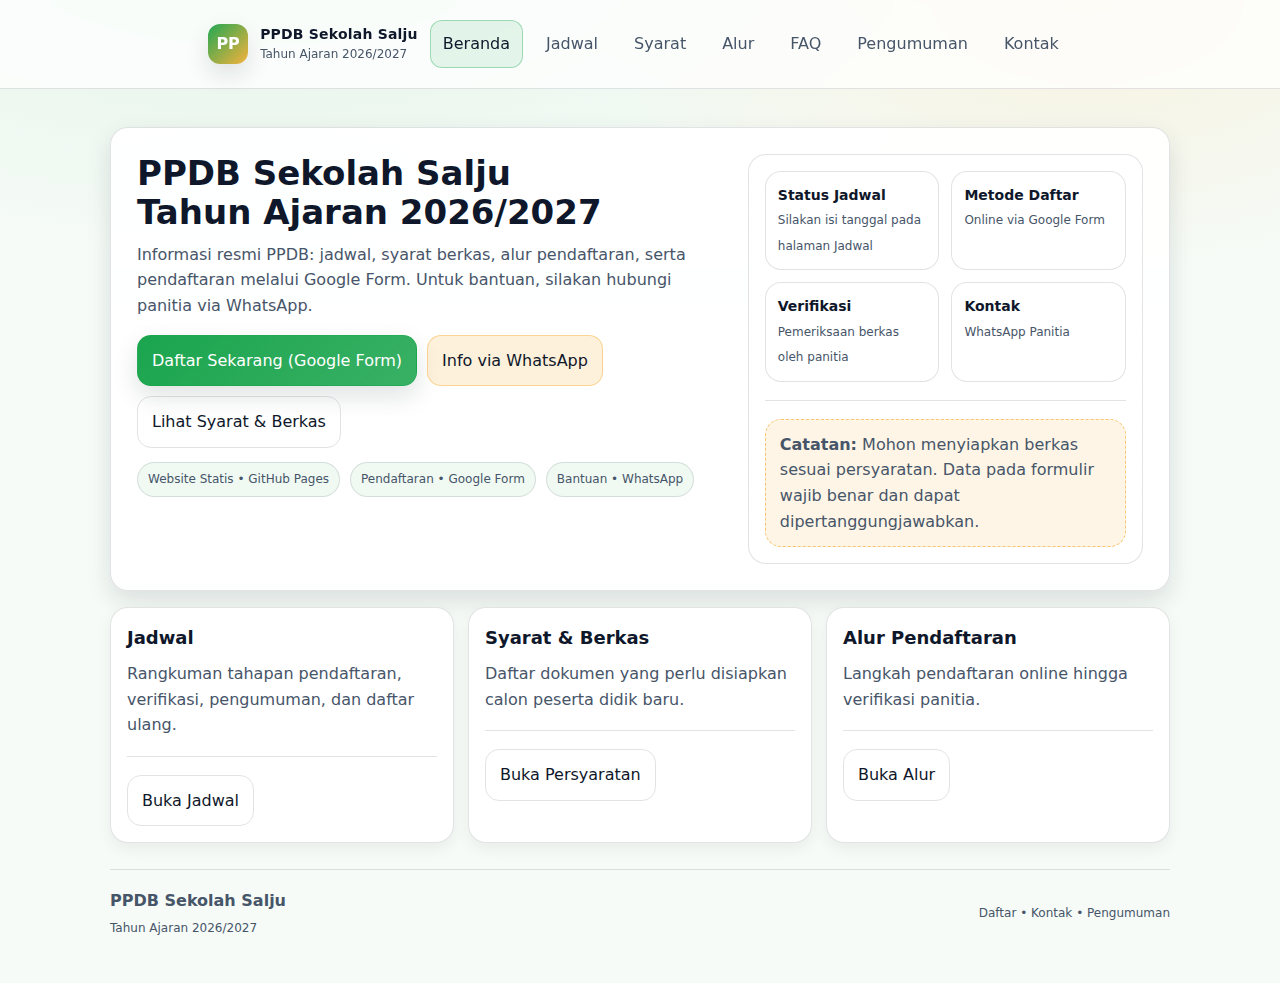
<file: index.html>
<!doctype html>
<html lang="id">
<head>
  <meta charset="utf-8" />
  <meta name="viewport" content="width=device-width, initial-scale=1" />
  <title>PPDB Sekolah Salju — TA 2026/2027</title>
  <meta name="description" content="Website resmi PPDB Sekolah Salju Tahun Ajaran 2026/2027: jadwal, syarat, alur, pendaftaran via Google Form, dan informasi via WhatsApp." />
  <meta property="og:title" content="PPDB Sekolah Salju — TA 2026/2027" />
  <meta property="og:description" content="Info PPDB: jadwal, syarat, alur, pendaftaran (Google Form), dan kontak panitia (WA)." />
  <meta property="og:type" content="website" />
  <link rel="stylesheet" href="assets/css/style.css" />
</head>
<body>
  <div class="nav">
    <div class="container" style="display:flex;align-items:center;justify-content:space-between;gap:12px;">
      <a class="brand" href="index.html" aria-label="Beranda PPDB">
        <div class="logo">PP</div>
        <div class="title">
          <b>PPDB Sekolah Salju</b>
          <span>Tahun Ajaran 2026/2027</span>
        </div>
      </a>

      <nav class="menu" aria-label="Navigasi">
        <a data-nav href="index.html">Beranda</a>
        <a data-nav href="jadwal.html">Jadwal</a>
        <a data-nav href="syarat.html">Syarat</a>
        <a data-nav href="alur.html">Alur</a>
        <a data-nav href="faq.html">FAQ</a>
        <a data-nav href="pengumuman.html">Pengumuman</a>
        <a data-nav href="kontak.html">Kontak</a>
      </nav>
    </div>
  </div>

  <main class="container">
    <section class="hero">
      <div>
        <h1>PPDB Sekolah Salju<br/>Tahun Ajaran 2026/2027</h1>
        <p>
          Informasi resmi PPDB: jadwal, syarat berkas, alur pendaftaran, serta pendaftaran melalui Google Form.
          Untuk bantuan, silakan hubungi panitia via WhatsApp.
        </p>

        <div class="actions">
          <a class="btn primary" href="daftar.html">Daftar Sekarang (Google Form)</a>
          <a class="btn secondary" href="kontak.html">Info via WhatsApp</a>
          <a class="btn ghost" href="syarat.html">Lihat Syarat & Berkas</a>
        </div>

        <div class="badges">
          <span class="badge">Website Statis • GitHub Pages</span>
          <span class="badge">Pendaftaran • Google Form</span>
          <span class="badge">Bantuan • WhatsApp</span>
        </div>
      </div>

      <aside class="panel">
        <div class="kpi">
          <div class="box"><b>Status Jadwal</b><span>Silakan isi tanggal pada halaman Jadwal</span></div>
          <div class="box"><b>Metode Daftar</b><span>Online via Google Form</span></div>
          <div class="box"><b>Verifikasi</b><span>Pemeriksaan berkas oleh panitia</span></div>
          <div class="box"><b>Kontak</b><span>WhatsApp Panitia</span></div>
        </div>

        <hr class="sep" />

        <div class="notice">
          <b>Catatan:</b> Mohon menyiapkan berkas sesuai persyaratan. Data pada formulir wajib benar dan dapat dipertanggungjawabkan.
        </div>
      </aside>
    </section>

    <section class="grid">
      <div class="card">
        <h2>Jadwal</h2>
        <p>Rangkuman tahapan pendaftaran, verifikasi, pengumuman, dan daftar ulang.</p>
        <hr class="sep" />
        <a class="btn ghost" href="jadwal.html">Buka Jadwal</a>
      </div>

      <div class="card">
        <h2>Syarat & Berkas</h2>
        <p>Daftar dokumen yang perlu disiapkan calon peserta didik baru.</p>
        <hr class="sep" />
        <a class="btn ghost" href="syarat.html">Buka Persyaratan</a>
      </div>

      <div class="card">
        <h2>Alur Pendaftaran</h2>
        <p>Langkah pendaftaran online hingga verifikasi panitia.</p>
        <hr class="sep" />
        <a class="btn ghost" href="alur.html">Buka Alur</a>
      </div>
    </section>

    <footer class="footer">
      <div>
        <b>PPDB Sekolah Salju</b><br/>
        <span class="small">Tahun Ajaran 2026/2027</span>
      </div>
      <div class="small">
        <a href="daftar.html">Daftar</a> •
        <a href="kontak.html">Kontak</a> •
        <a href="pengumuman.html">Pengumuman</a>
      </div>
    </footer>
  </main>

  <script defer src="assets/js/main.js"></script>
</body>
</html>
</file>
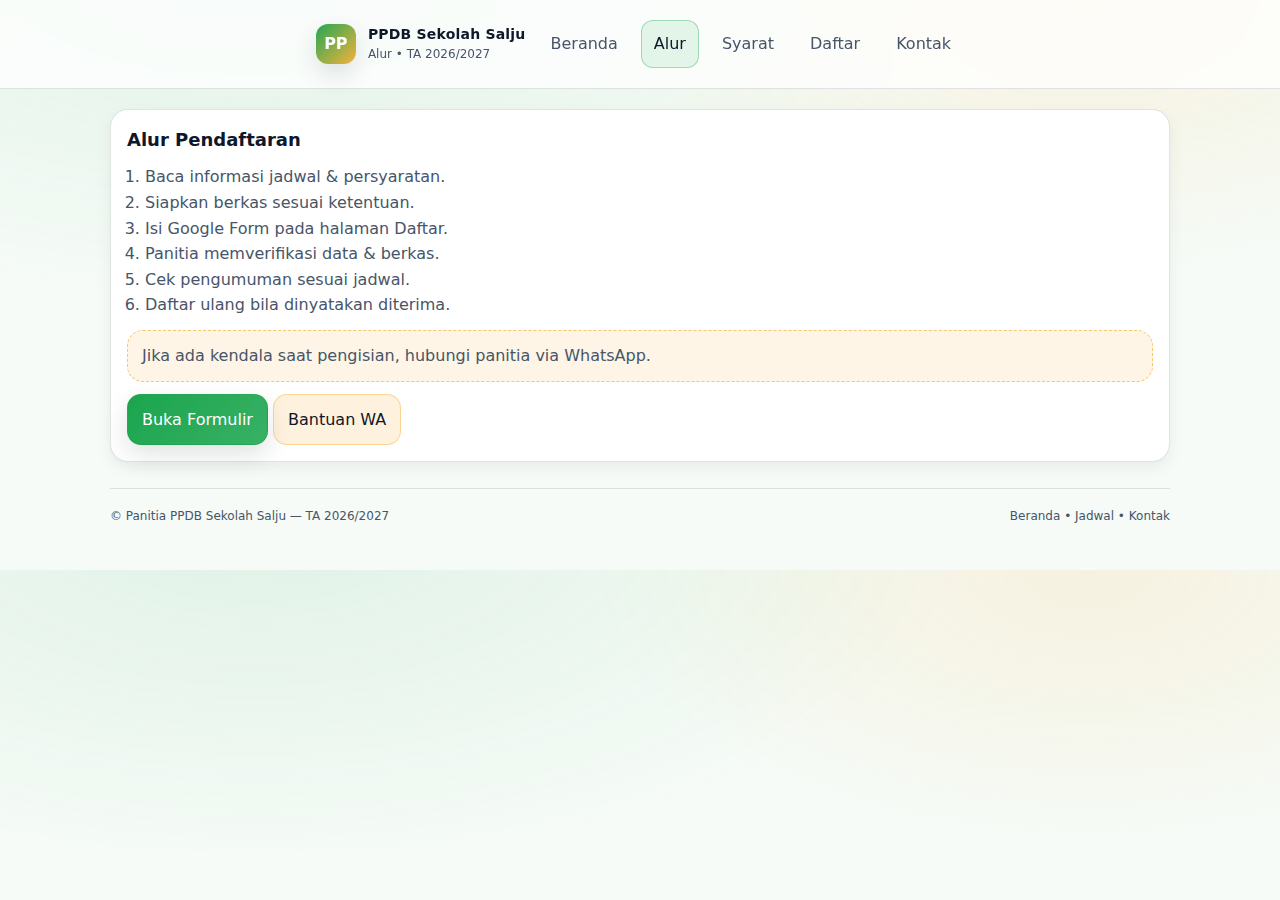
<file: alur.html>
<!doctype html>
<html lang="id">
<head>
  <meta charset="utf-8" />
  <meta name="viewport" content="width=device-width, initial-scale=1" />
  <title>Alur — PPDB Sekolah Salju TA 2026/2027</title>
  <meta name="description" content="Alur pendaftaran PPDB Sekolah Salju TA 2026/2027." />
  <link rel="stylesheet" href="assets/css/style.css" />
</head>
<body>
  <div class="nav">
    <div class="container" style="display:flex;align-items:center;justify-content:space-between;gap:12px;">
      <a class="brand" href="index.html">
        <div class="logo">PP</div>
        <div class="title"><b>PPDB Sekolah Salju</b><span>Alur • TA 2026/2027</span></div>
      </a>
      <nav class="menu">
        <a data-nav href="index.html">Beranda</a>
        <a data-nav href="alur.html">Alur</a>
        <a data-nav href="syarat.html">Syarat</a>
        <a data-nav href="daftar.html">Daftar</a>
        <a data-nav href="kontak.html">Kontak</a>
      </nav>
    </div>
  </div>

  <main class="container">
    <section class="card">
      <h2>Alur Pendaftaran</h2>
      <ol>
        <li>Baca informasi jadwal & persyaratan.</li>
        <li>Siapkan berkas sesuai ketentuan.</li>
        <li>Isi Google Form pada halaman Daftar.</li>
        <li>Panitia memverifikasi data & berkas.</li>
        <li>Cek pengumuman sesuai jadwal.</li>
        <li>Daftar ulang bila dinyatakan diterima.</li>
      </ol>

      <div class="notice" style="margin-top:12px;">
        Jika ada kendala saat pengisian, hubungi panitia via WhatsApp.
      </div>

      <div class="actions" style="margin-top:12px;">
        <a class="btn primary" href="daftar.html">Buka Formulir</a>
        <a class="btn secondary" href="https://wa.me/628XXXXXXXXXXX?text=Halo%20Panitia%20PPDB%20Sekolah%20Salju%2C%20saya%20butuh%20bantuan%20alur%20PPDB%20TA%202026%2F2027." target="_blank" rel="noopener">Bantuan WA</a>
      </div>
    </section>

    <footer class="footer">
      <div class="small">© Panitia PPDB Sekolah Salju — TA 2026/2027</div>
      <div class="small"><a href="index.html">Beranda</a> • <a href="jadwal.html">Jadwal</a> • <a href="kontak.html">Kontak</a></div>
    </footer>
  </main>

  <script defer src="assets/js/main.js"></script>
</body>
</html>
</file>
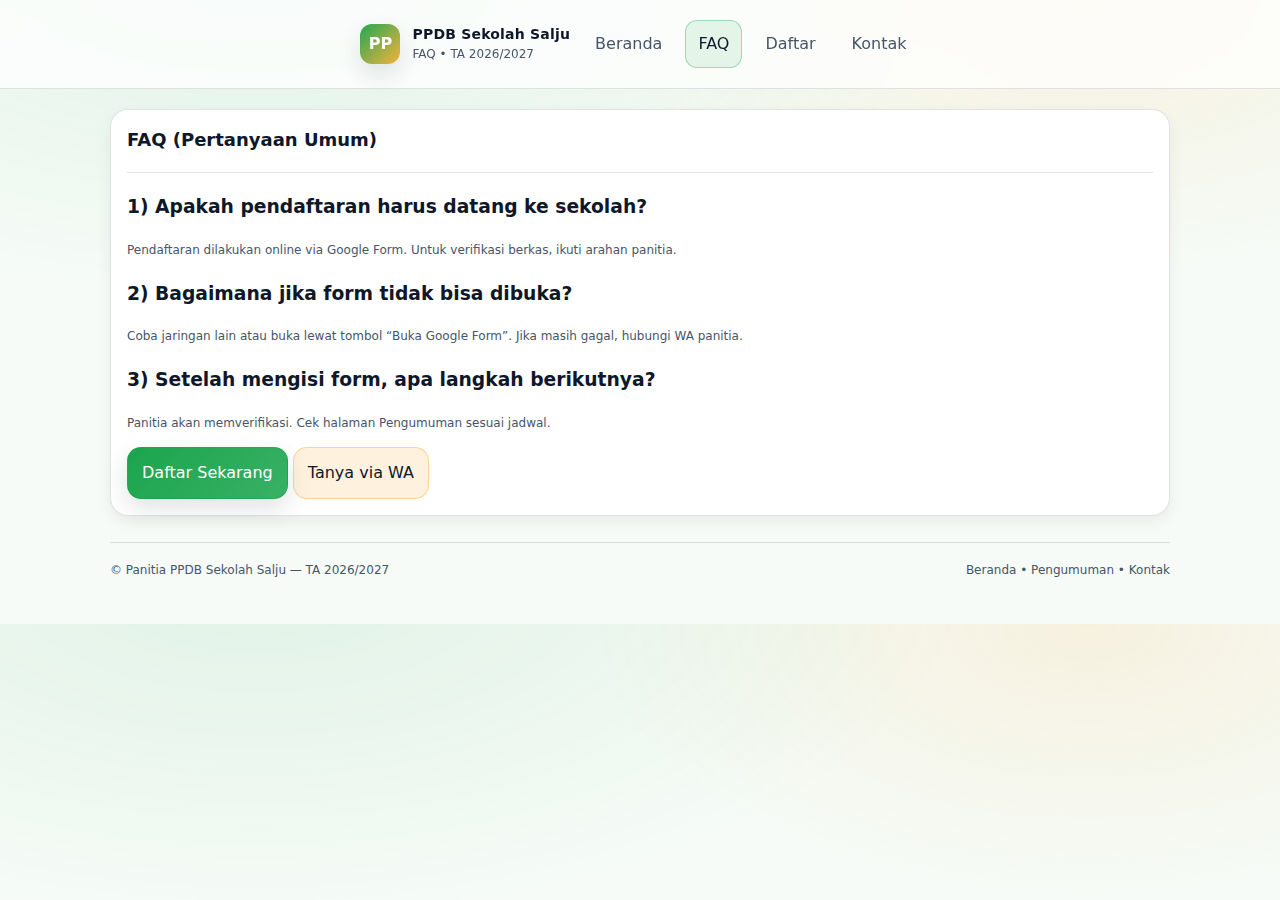
<file: faq.html>
<!doctype html>
<html lang="id">
<head>
  <meta charset="utf-8" />
  <meta name="viewport" content="width=device-width, initial-scale=1" />
  <title>FAQ — PPDB Sekolah Salju TA 2026/2027</title>
  <meta name="description" content="FAQ PPDB Sekolah Salju TA 2026/2027." />
  <link rel="stylesheet" href="assets/css/style.css" />
</head>
<body>
  <div class="nav">
    <div class="container" style="display:flex;align-items:center;justify-content:space-between;gap:12px;">
      <a class="brand" href="index.html">
        <div class="logo">PP</div>
        <div class="title"><b>PPDB Sekolah Salju</b><span>FAQ • TA 2026/2027</span></div>
      </a>
      <nav class="menu">
        <a data-nav href="index.html">Beranda</a>
        <a data-nav href="faq.html">FAQ</a>
        <a data-nav href="daftar.html">Daftar</a>
        <a data-nav href="kontak.html">Kontak</a>
      </nav>
    </div>
  </div>

  <main class="container">
    <section class="card">
      <h2>FAQ (Pertanyaan Umum)</h2>
      <hr class="sep" />

      <h3>1) Apakah pendaftaran harus datang ke sekolah?</h3>
      <p class="small">Pendaftaran dilakukan online via Google Form. Untuk verifikasi berkas, ikuti arahan panitia.</p>

      <h3>2) Bagaimana jika form tidak bisa dibuka?</h3>
      <p class="small">Coba jaringan lain atau buka lewat tombol “Buka Google Form”. Jika masih gagal, hubungi WA panitia.</p>

      <h3>3) Setelah mengisi form, apa langkah berikutnya?</h3>
      <p class="small">Panitia akan memverifikasi. Cek halaman Pengumuman sesuai jadwal.</p>

      <div class="actions" style="margin-top:14px;">
        <a class="btn primary" href="daftar.html">Daftar Sekarang</a>
        <a class="btn secondary" href="https://wa.me/628XXXXXXXXXXX?text=Halo%20Panitia%20PPDB%20Sekolah%20Salju%2C%20saya%20ingin%20bertanya%20tentang%20FAQ%20PPDB%20TA%202026%2F2027." target="_blank" rel="noopener">Tanya via WA</a>
      </div>
    </section>

    <footer class="footer">
      <div class="small">© Panitia PPDB Sekolah Salju — TA 2026/2027</div>
      <div class="small"><a href="index.html">Beranda</a> • <a href="pengumuman.html">Pengumuman</a> • <a href="kontak.html">Kontak</a></div>
    </footer>
  </main>

  <script defer src="assets/js/main.js"></script>
</body>
</html>
</file>
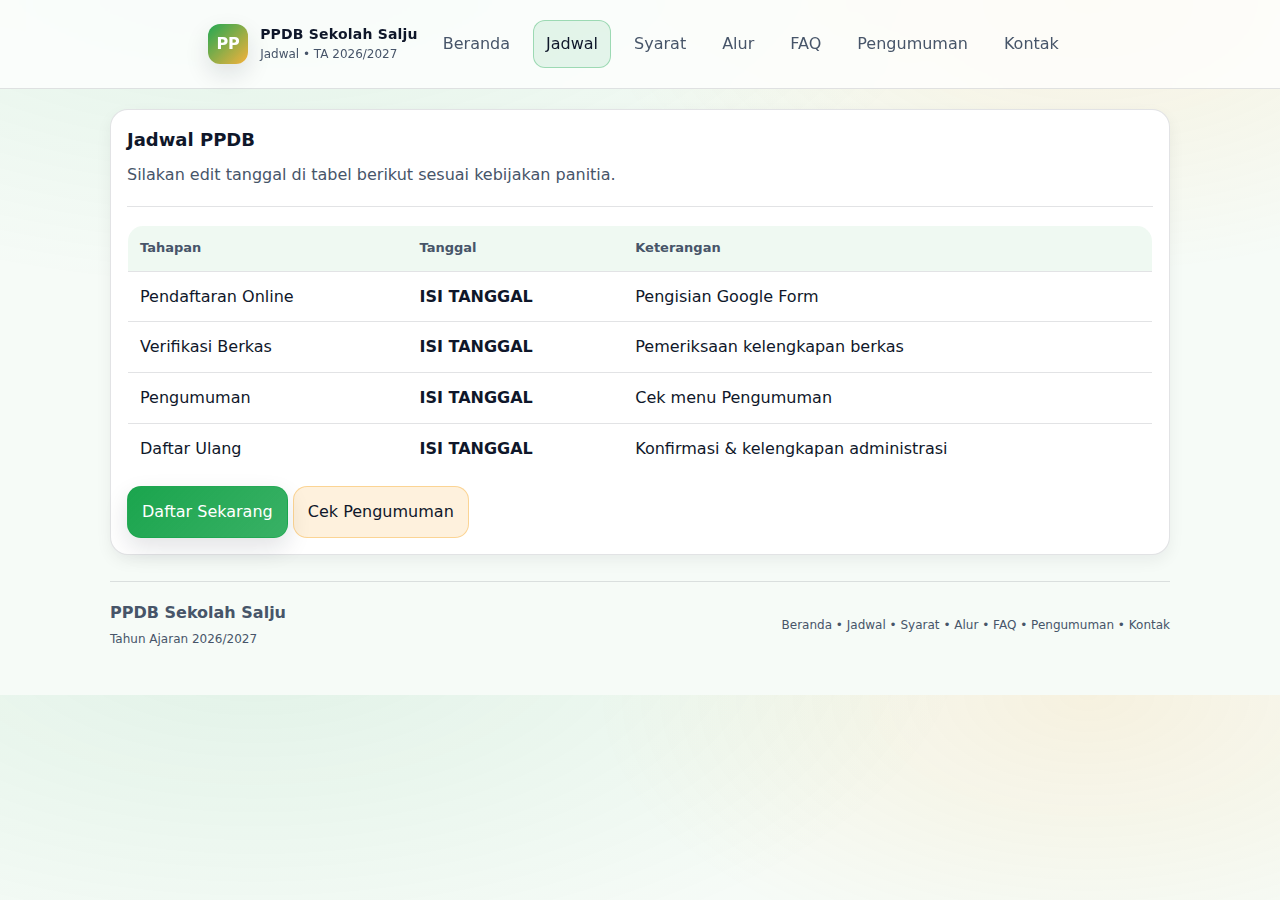
<file: jadwal.html>
<!doctype html>
<html lang="id">

<head>
  <meta charset="utf-8" />
  <meta name="viewport" content="width=device-width, initial-scale=1" />
  <title>Jadwal — PPDB Sekolah Salju TA 2026/2027</title>
  <meta name="description" content="Jadwal tahapan PPDB Sekolah Salju TA 2026/2027." />
  <link rel="stylesheet" href="assets/css/style.css" />
</head>

<body>
  <div class="nav">
    <div class="container" style="display:flex;align-items:center;justify-content:space-between;gap:12px;">
      <a class="brand" href="index.html">
        <div class="logo">PP</div>
        <div class="title"><b>PPDB Sekolah Salju</b><span>Jadwal • TA 2026/2027</span></div>
      </a>
      <nav class="menu">
        <a data-nav href="index.html">Beranda</a>
        <a data-nav href="jadwal.html">Jadwal</a>
        <a data-nav href="syarat.html">Syarat</a>
        <a data-nav href="alur.html">Alur</a>
        <a data-nav href="faq.html">FAQ</a>
        <a data-nav href="pengumuman.html">Pengumuman</a>
        <a data-nav href="kontak.html">Kontak</a>
      </nav>

    </div>
  </div>

  <main class="container">
    <section class="card">
      <h2>Jadwal PPDB</h2>
      <p>Silakan edit tanggal di tabel berikut sesuai kebijakan panitia.</p>

      <hr class="sep" />

      <table class="table">
        <thead>
          <tr>
            <th>Tahapan</th>
            <th>Tanggal</th>
            <th>Keterangan</th>
          </tr>
        </thead>
        <tbody>
          <tr>
            <td>Pendaftaran Online</td>
            <td><b>ISI TANGGAL</b></td>
            <td>Pengisian Google Form</td>
          </tr>
          <tr>
            <td>Verifikasi Berkas</td>
            <td><b>ISI TANGGAL</b></td>
            <td>Pemeriksaan kelengkapan berkas</td>
          </tr>
          <tr>
            <td>Pengumuman</td>
            <td><b>ISI TANGGAL</b></td>
            <td>Cek menu Pengumuman</td>
          </tr>
          <tr>
            <td>Daftar Ulang</td>
            <td><b>ISI TANGGAL</b></td>
            <td>Konfirmasi & kelengkapan administrasi</td>
          </tr>
        </tbody>
      </table>

      <div class="actions" style="margin-top:12px;">
        <a class="btn primary" href="daftar.html">Daftar Sekarang</a>
        <a class="btn secondary" href="pengumuman.html">Cek Pengumuman</a>
      </div>
    </section>

    <footer class="footer">
      <div>
        <b>PPDB Sekolah Salju</b><br />
        <span class="small">Tahun Ajaran 2026/2027</span>
      </div>

      <div class="small">
        <a href="index.html">Beranda</a> •
        <a href="jadwal.html">Jadwal</a> •
        <a href="syarat.html">Syarat</a> •
        <a href="alur.html">Alur</a> •
        <a href="faq.html">FAQ</a> •
        <a href="pengumuman.html">Pengumuman</a> •
        <a href="kontak.html">Kontak</a>
      </div>
    </footer>

  </main>

  <script defer src="assets/js/main.js"></script>
</body>

</html>
</file>
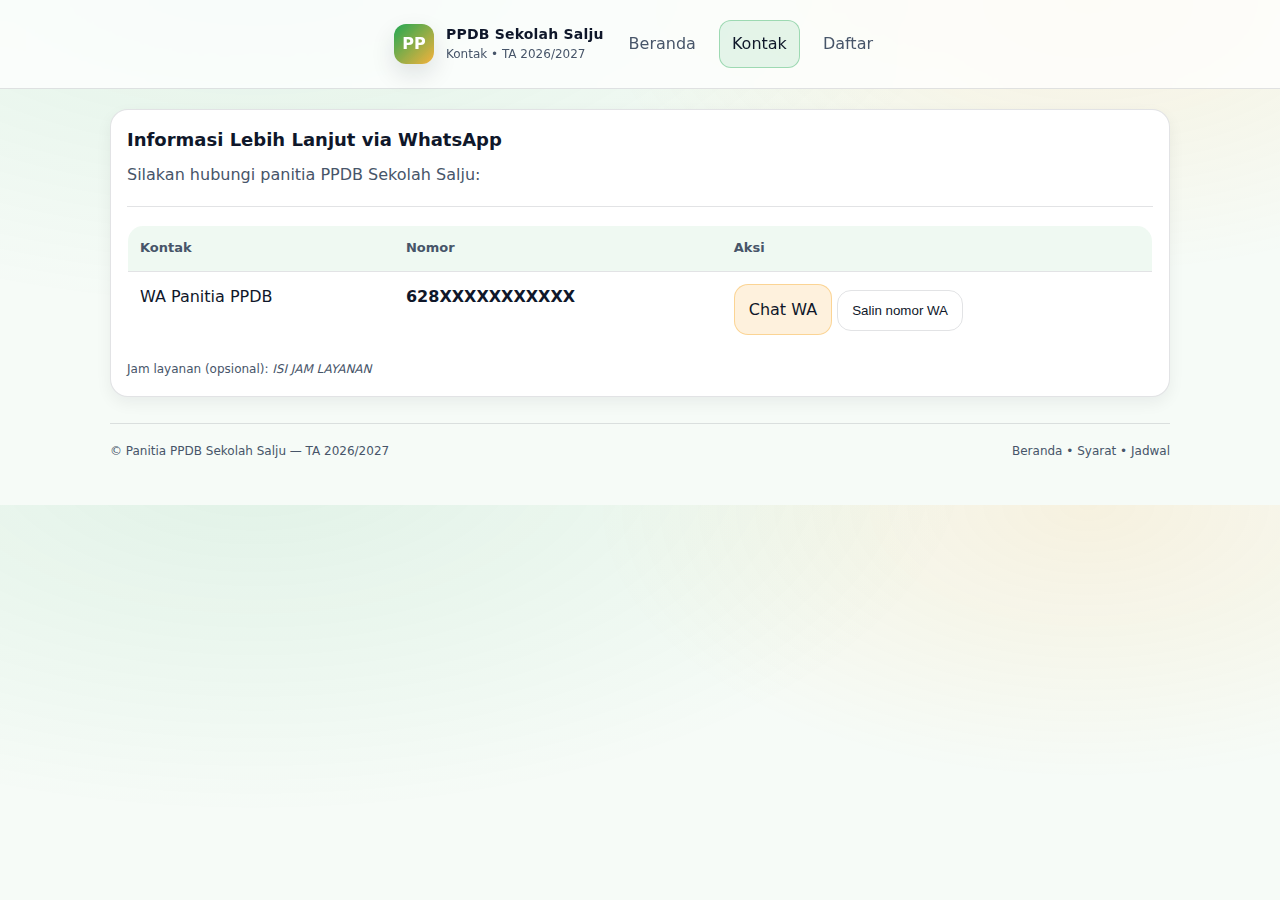
<file: kontak.html>
<!doctype html>
<html lang="id">
<head>
  <meta charset="utf-8" />
  <meta name="viewport" content="width=device-width, initial-scale=1" />
  <title>Kontak — PPDB Sekolah Salju TA 2026/2027</title>
  <meta name="description" content="Kontak Panitia PPDB Sekolah Salju TA 2026/2027 via WhatsApp." />
  <link rel="stylesheet" href="assets/css/style.css" />
</head>
<body>
  <div class="nav">
    <div class="container" style="display:flex;align-items:center;justify-content:space-between;gap:12px;">
      <a class="brand" href="index.html">
        <div class="logo">PP</div>
        <div class="title"><b>PPDB Sekolah Salju</b><span>Kontak • TA 2026/2027</span></div>
      </a>
      <nav class="menu">
        <a data-nav href="index.html">Beranda</a>
        <a data-nav href="kontak.html">Kontak</a>
        <a data-nav href="daftar.html">Daftar</a>
      </nav>
    </div>
  </div>

  <main class="container">
    <section class="card">
      <h2>Informasi Lebih Lanjut via WhatsApp</h2>
      <p>Silakan hubungi panitia PPDB Sekolah Salju:</p>

      <hr class="sep" />

      <table class="table">
        <thead>
          <tr><th>Kontak</th><th>Nomor</th><th>Aksi</th></tr>
        </thead>
        <tbody>
          <tr>
            <td>WA Panitia PPDB</td>
            <td><b>628XXXXXXXXXXX</b></td>
            <td>
              <a class="btn secondary" href="https://wa.me/628XXXXXXXXXXX?text=Halo%20Panitia%20PPDB%20Sekolah%20Salju%2C%20saya%20ingin%20bertanya%20tentang%20PPDB%20TA%202026%2F2027." target="_blank" rel="noopener">Chat WA</a>
              <button class="btn ghost" type="button" data-copy-wa="628XXXXXXXXXXX">Salin nomor WA</button>
            </td>
          </tr>
        </tbody>
      </table>

      <p class="small" style="margin-top:12px;">Jam layanan (opsional): <i>ISI JAM LAYANAN</i></p>
    </section>

    <footer class="footer">
      <div class="small">© Panitia PPDB Sekolah Salju — TA 2026/2027</div>
      <div class="small"><a href="index.html">Beranda</a> • <a href="syarat.html">Syarat</a> • <a href="jadwal.html">Jadwal</a></div>
    </footer>
  </main>

  <script defer src="assets/js/main.js"></script>
</body>
</html>
</file>
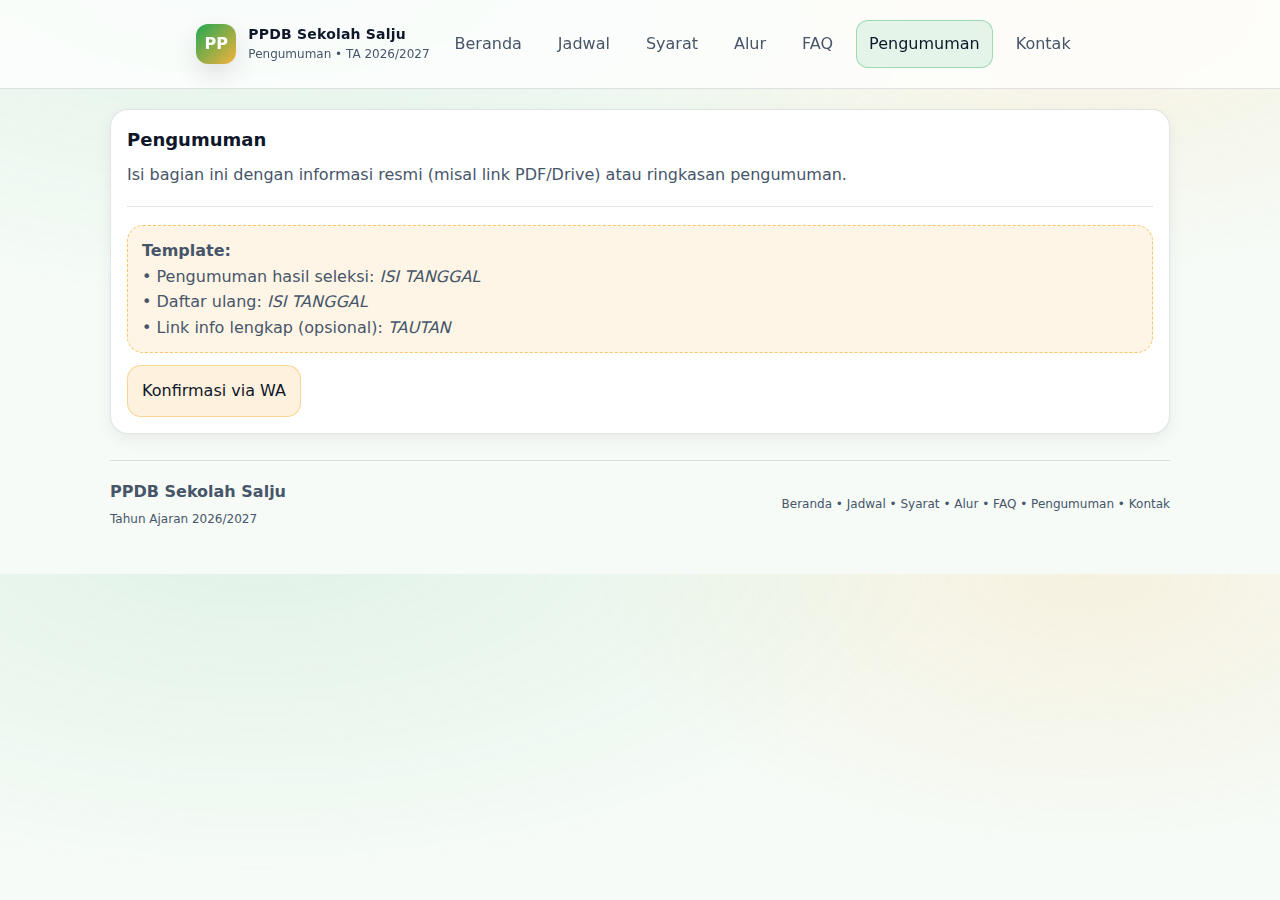
<file: pengumuman.html>
<!doctype html>
<html lang="id">

<head>
  <meta charset="utf-8" />
  <meta name="viewport" content="width=device-width, initial-scale=1" />
  <title>Pengumuman — PPDB Sekolah Salju TA 2026/2027</title>
  <meta name="description" content="Pengumuman PPDB Sekolah Salju TA 2026/2027." />
  <link rel="stylesheet" href="assets/css/style.css" />
</head>

<body>
  <div class="nav">
    <div class="container" style="display:flex;align-items:center;justify-content:space-between;gap:12px;">
      <a class="brand" href="index.html">
        <div class="logo">PP</div>
        <div class="title"><b>PPDB Sekolah Salju</b><span>Pengumuman • TA 2026/2027</span></div>
      </a>
      <nav class="menu">
        <a data-nav href="index.html">Beranda</a>
        <a data-nav href="jadwal.html">Jadwal</a>
        <a data-nav href="syarat.html">Syarat</a>
        <a data-nav href="alur.html">Alur</a>
        <a data-nav href="faq.html">FAQ</a>
        <a data-nav href="pengumuman.html">Pengumuman</a>
        <a data-nav href="kontak.html">Kontak</a>
      </nav>

    </div>
  </div>

  <main class="container">
    <section class="card">
      <h2>Pengumuman</h2>
      <p>Isi bagian ini dengan informasi resmi (misal link PDF/Drive) atau ringkasan pengumuman.</p>

      <hr class="sep" />

      <div class="notice">
        <b>Template:</b><br />
        • Pengumuman hasil seleksi: <i>ISI TANGGAL</i><br />
        • Daftar ulang: <i>ISI TANGGAL</i><br />
        • Link info lengkap (opsional): <i>TAUTAN</i>
      </div>

      <div class="actions" style="margin-top:12px;">
        <a class="btn secondary"
          href="https://wa.me/628XXXXXXXXXXX?text=Halo%20Panitia%20PPDB%20Sekolah%20Salju%2C%20saya%20ingin%20konfirmasi%20pengumuman%20PPDB%20TA%202026%2F2027."
          target="_blank" rel="noopener">Konfirmasi via WA</a>
      </div>
    </section>

    <footer class="footer">
      <div>
        <b>PPDB Sekolah Salju</b><br />
        <span class="small">Tahun Ajaran 2026/2027</span>
      </div>

      <div class="small">
        <a href="index.html">Beranda</a> •
        <a href="jadwal.html">Jadwal</a> •
        <a href="syarat.html">Syarat</a> •
        <a href="alur.html">Alur</a> •
        <a href="faq.html">FAQ</a> •
        <a href="pengumuman.html">Pengumuman</a> •
        <a href="kontak.html">Kontak</a>
      </div>
    </footer>

  </main>

  <script defer src="assets/js/main.js"></script>
</body>

</html>
</file>
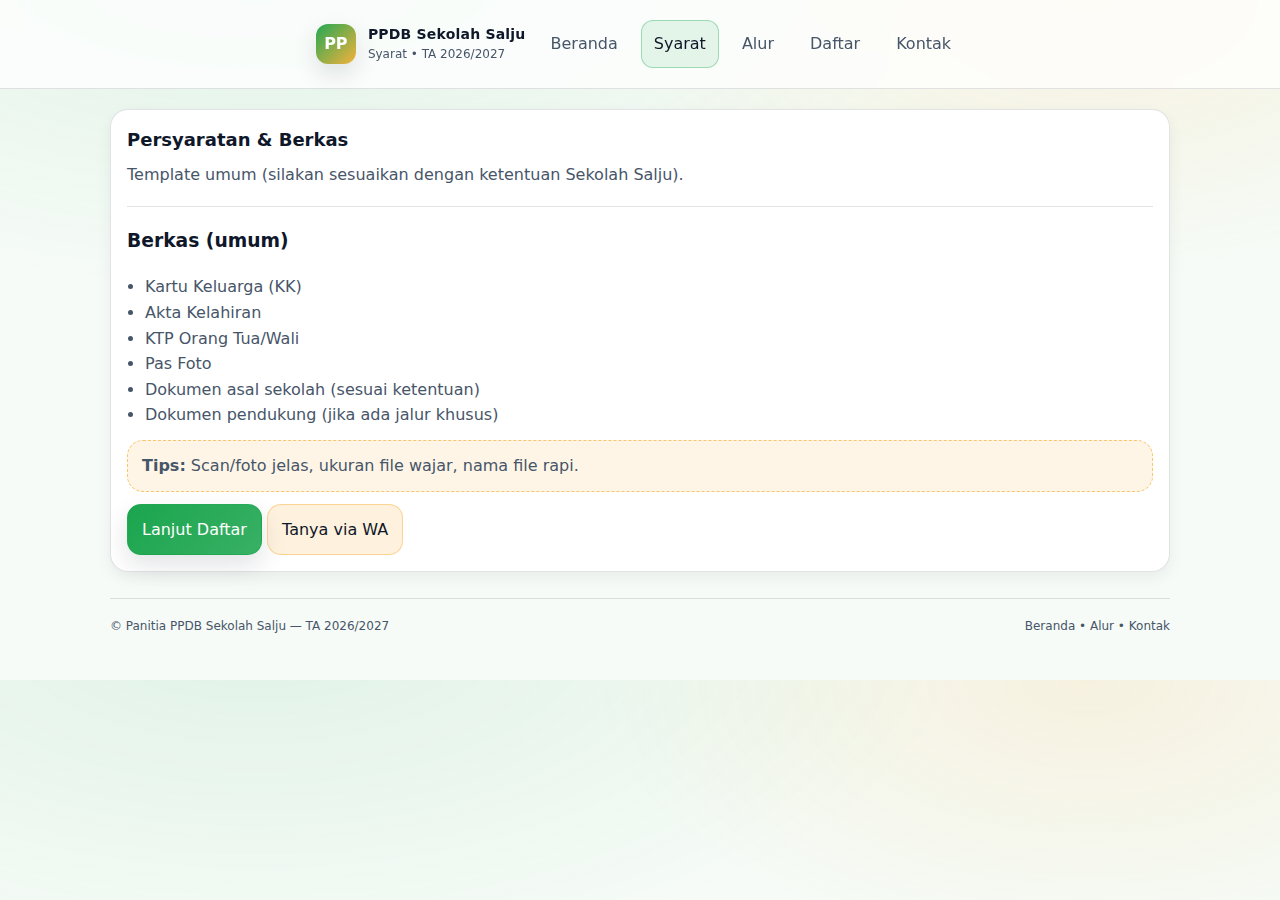
<file: syarat.html>
<!doctype html>
<html lang="id">
<head>
  <meta charset="utf-8" />
  <meta name="viewport" content="width=device-width, initial-scale=1" />
  <title>Syarat — PPDB Sekolah Salju TA 2026/2027</title>
  <meta name="description" content="Persyaratan dan berkas PPDB Sekolah Salju TA 2026/2027." />
  <link rel="stylesheet" href="assets/css/style.css" />
</head>
<body>
  <div class="nav">
    <div class="container" style="display:flex;align-items:center;justify-content:space-between;gap:12px;">
      <a class="brand" href="index.html">
        <div class="logo">PP</div>
        <div class="title"><b>PPDB Sekolah Salju</b><span>Syarat • TA 2026/2027</span></div>
      </a>
      <nav class="menu">
        <a data-nav href="index.html">Beranda</a>
        <a data-nav href="syarat.html">Syarat</a>
        <a data-nav href="alur.html">Alur</a>
        <a data-nav href="daftar.html">Daftar</a>
        <a data-nav href="kontak.html">Kontak</a>
      </nav>
    </div>
  </div>

  <main class="container">
    <section class="card">
      <h2>Persyaratan & Berkas</h2>
      <p>Template umum (silakan sesuaikan dengan ketentuan Sekolah Salju).</p>

      <hr class="sep" />

      <h3>Berkas (umum)</h3>
      <ul>
        <li>Kartu Keluarga (KK)</li>
        <li>Akta Kelahiran</li>
        <li>KTP Orang Tua/Wali</li>
        <li>Pas Foto</li>
        <li>Dokumen asal sekolah (sesuai ketentuan)</li>
        <li>Dokumen pendukung (jika ada jalur khusus)</li>
      </ul>

      <div class="notice" style="margin-top:12px;">
        <b>Tips:</b> Scan/foto jelas, ukuran file wajar, nama file rapi.
      </div>

      <div class="actions" style="margin-top:12px;">
        <a class="btn primary" href="daftar.html">Lanjut Daftar</a>
        <a class="btn secondary" href="https://wa.me/628XXXXXXXXXXX?text=Halo%20Panitia%20PPDB%20Sekolah%20Salju%2C%20saya%20ingin%20konfirmasi%20persyaratan%20PPDB%20TA%202026%2F2027." target="_blank" rel="noopener">Tanya via WA</a>
      </div>
    </section>

    <footer class="footer">
      <div class="small">© Panitia PPDB Sekolah Salju — TA 2026/2027</div>
      <div class="small"><a href="index.html">Beranda</a> • <a href="alur.html">Alur</a> • <a href="kontak.html">Kontak</a></div>
    </footer>
  </main>

  <script defer src="assets/js/main.js"></script>
</body>
</html>
</file>
<file: assets/css/style.css>
:root{
  /* Light theme: putih + hijau, aksen kuning sedikit */
  --bg:#f6fbf7;              /* background putih kehijauan */
  --card:#ffffff;            /* kartu putih */
  --text:#0f172a;            /* teks gelap */
  --muted:#475569;           /* teks sekunder */
  --line:rgba(15,23,42,.12); /* garis halus */
  --accent:#16a34a;          /* hijau utama */
  --accent2:#f59e0b;         /* kuning aksen */
  --shadow: 0 10px 25px rgba(15,23,42,.12);
  --radius: 18px;
}

*{box-sizing:border-box}
html,body{margin:0;padding:0}

body{
  font-family: system-ui, -apple-system, Segoe UI, Roboto, Arial, sans-serif;

  /* background lembut: hint hijau + sedikit kuning */
  background:
    radial-gradient(1200px 600px at 20% -10%, rgba(22,163,74,.10), transparent 60%),
    radial-gradient(900px 500px at 85% 0%, rgba(245,158,11,.10), transparent 55%),
    var(--bg);

  color: var(--text);
  line-height: 1.6;
}

a{color:inherit}
.container{max-width:1100px;margin:0 auto;padding:20px}

/* NAV */
.nav{
  display:flex;align-items:center;justify-content:space-between;gap:12px;
  position:sticky;top:0;z-index:10;
  backdrop-filter: blur(10px);
  background: rgba(255,255,255,.75);
  border-bottom: 1px solid var(--line);
}

.brand{display:flex;align-items:center;gap:12px;text-decoration:none}
.brand .logo{
  width:40px;height:40px;border-radius:12px;
  background: linear-gradient(135deg, rgba(22,163,74,.95), rgba(245,158,11,.80));
  box-shadow: var(--shadow);
  display:grid;place-items:center;font-weight:800;
  color: #ffffff;
}

.brand .title{display:flex;flex-direction:column}
.brand .title b{font-size:14px;letter-spacing:.2px}
.brand .title span{font-size:12px;color:var(--muted)}

/* MENU */
.menu{display:flex;gap:10px;flex-wrap:wrap}
.menu a{
  text-decoration:none;
  padding:10px 12px;border-radius:12px;
  border:1px solid transparent;
  color: var(--muted);
}
.menu a:hover{
  border-color: var(--line);
  color: var(--text);
  background: rgba(22,163,74,.06);
}
.menu a.active{
  border-color: rgba(22,163,74,.35);
  color: var(--text);
  background: rgba(22,163,74,.10);
}

/* BUTTONS */
.btn{
  display:inline-flex;align-items:center;justify-content:center;gap:10px;
  padding:12px 14px;border-radius:14px;text-decoration:none;
  border:1px solid var(--line);
  color: var(--text);
  background: #ffffff;
}
.btn.primary{
  background: linear-gradient(135deg, rgba(22,163,74,.98), rgba(22,163,74,.85));
  border-color: rgba(22,163,74,.45);
  color:#ffffff;
  box-shadow: var(--shadow);
}
.btn.secondary{
  background: rgba(245,158,11,.14);          /* aksen kuning tipis */
  border-color: rgba(245,158,11,.35);
  color: var(--text);
}
.btn.ghost{
  background: transparent;
}
.btn:hover{transform: translateY(-1px)}
.btn:active{transform: translateY(0px)}

/* HERO */
.hero{
  display:grid;
  grid-template-columns: 1.2fr .8fr;
  gap:18px;
  padding:26px;
  border:1px solid var(--line);
  border-radius: var(--radius);

  background:
    linear-gradient(180deg, rgba(255,255,255,.95), rgba(255,255,255,.80));
  box-shadow: var(--shadow);
  margin-top:18px;
}
.hero h1{margin:0;font-size:34px;line-height:1.15}
.hero p{margin:10px 0 0;color:var(--muted)}
.hero .actions{display:flex;gap:10px;flex-wrap:wrap;margin-top:16px}

/* BADGES */
.badges{display:flex;gap:10px;flex-wrap:wrap;margin-top:14px}
.badge{
  font-size:12px;
  padding:7px 10px;
  border-radius:999px;
  border:1px solid var(--line);
  color: var(--muted);
  background: rgba(22,163,74,.06);
}

/* PANEL / KPI */
.panel{
  border:1px solid var(--line);
  border-radius: var(--radius);
  background: rgba(255,255,255,.75);
  padding:16px;
}
.kpi{
  display:grid;grid-template-columns:repeat(2,1fr);gap:12px;
}
.kpi .box{
  border:1px solid var(--line);
  border-radius:16px;
  padding:12px;
  background: rgba(255,255,255,.90);
}
.kpi .box b{display:block;font-size:14px}
.kpi .box span{font-size:12px;color:var(--muted)}

/* GRID / CARD */
.grid{
  display:grid;gap:14px;
  grid-template-columns: repeat(3, minmax(0, 1fr));
  margin-top:16px;
}
.card{
  border:1px solid var(--line);
  border-radius: var(--radius);
  background: var(--card);
  padding:16px;
  box-shadow: 0 6px 16px rgba(15,23,42,.06);
}
.card h2{margin:0 0 8px;font-size:18px}
.card p{margin:0;color:var(--muted)}
.card ul, .card ol{margin:10px 0 0; padding-left:18px; color: var(--muted)}

hr.sep{border:none;border-top:1px solid var(--line); margin:18px 0}

/* NOTICE (aksen kuning tipis) */
.notice{
  border:1px dashed rgba(245,158,11,.55);
  background: rgba(245,158,11,.10);
  padding:12px 14px;
  border-radius: 16px;
  color: var(--muted);
}

/* TABLE */
.table{
  width:100%;
  border-collapse: collapse;
  overflow:hidden;
  border-radius: 16px;
  border:1px solid var(--line);
  background: #fff;
}
.table th, .table td{
  padding:12px 12px;
  border-bottom:1px solid var(--line);
  vertical-align: top;
}
.table th{
  text-align:left;
  font-size:13px;
  color: var(--muted);
  background: rgba(22,163,74,.07);
}
.table td{color: var(--text)}

.small{font-size:12px;color:var(--muted)}

/* FOOTER */
.footer{
  margin-top:26px;
  padding:18px 0 24px;
  border-top:1px solid var(--line);
  color: var(--muted);
  display:flex;flex-wrap:wrap;gap:10px;justify-content:space-between;align-items:center;
}
.footer a{color: var(--muted); text-decoration:none}
.footer a:hover{color: var(--text)}

/* FORM WRAP */
.formWrap{
  border:1px solid var(--line);
  border-radius: var(--radius);
  overflow:hidden;
  background: #fff;
  box-shadow: var(--shadow);
}
.formWrap iframe{width:100%;height:1200px;border:0;display:block}

@media (max-width: 900px){
  .hero{grid-template-columns:1fr}
  .grid{grid-template-columns:1fr}
}
</file>
